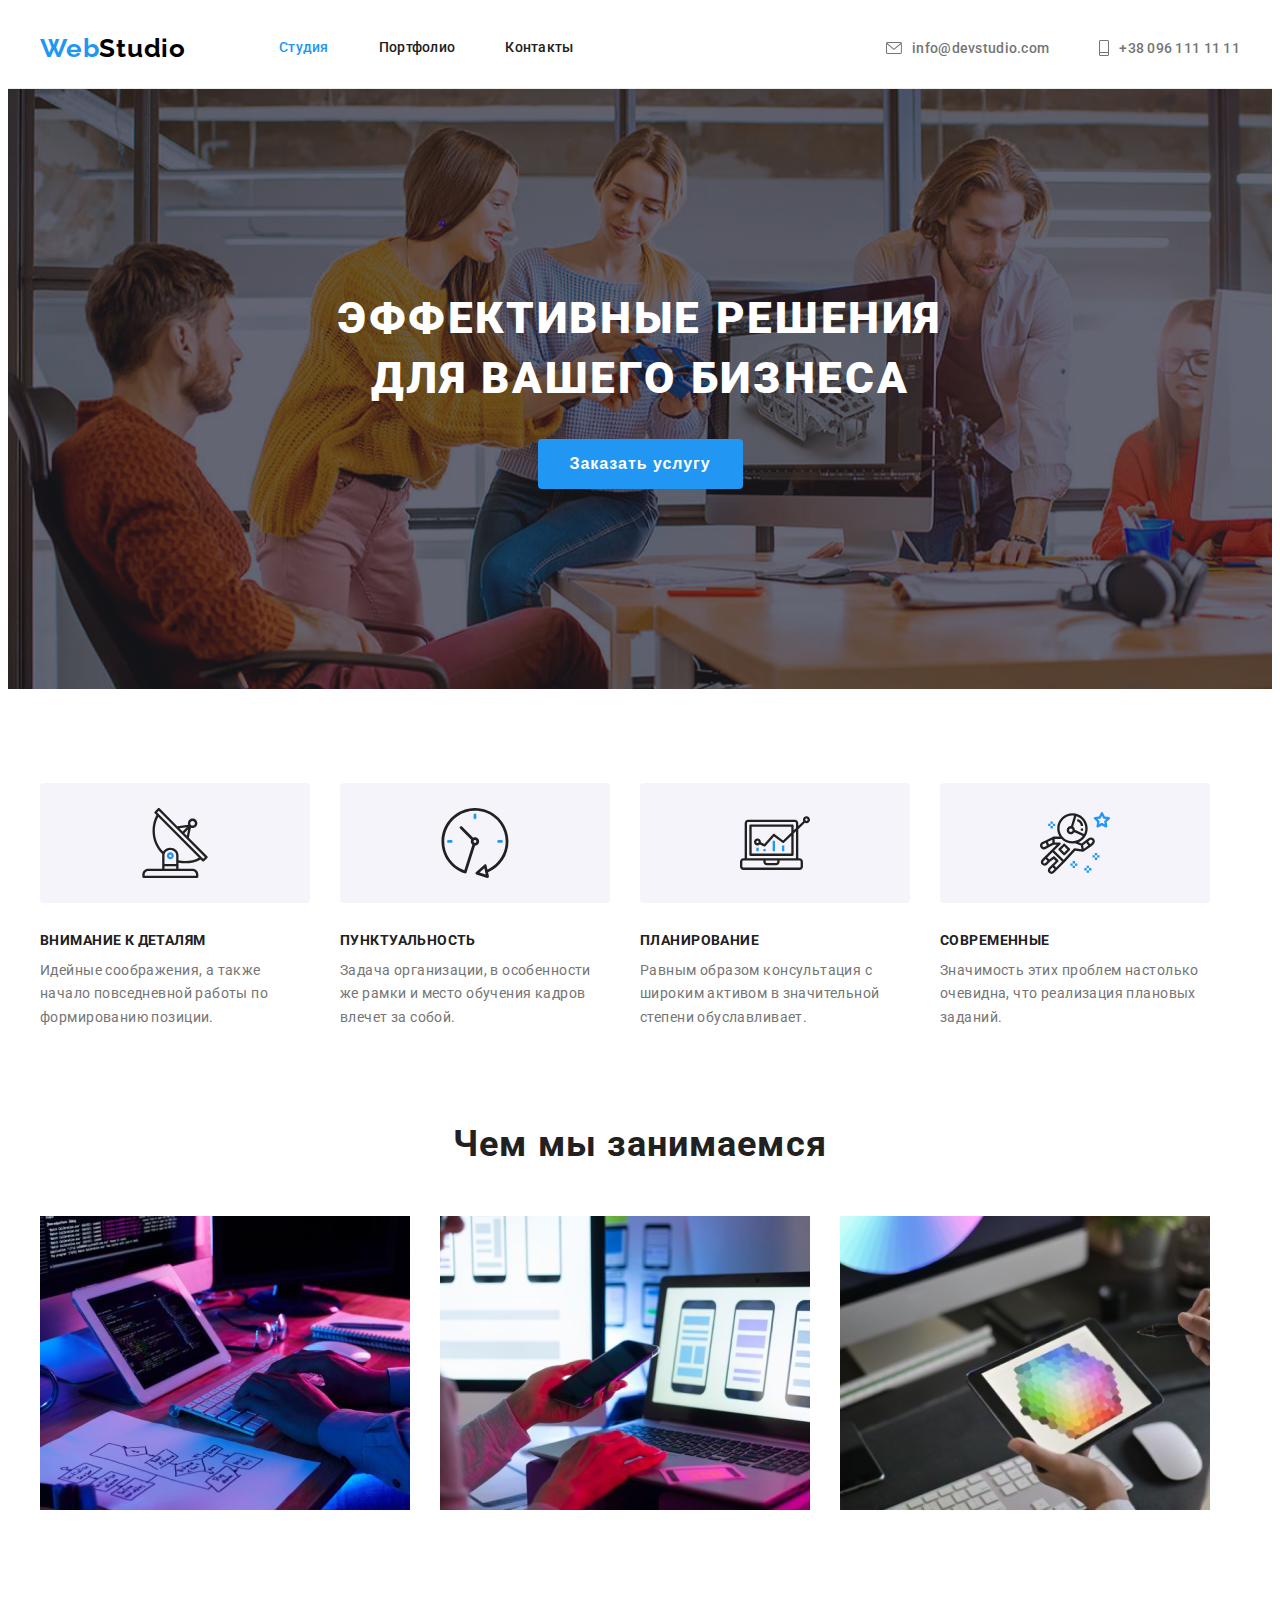
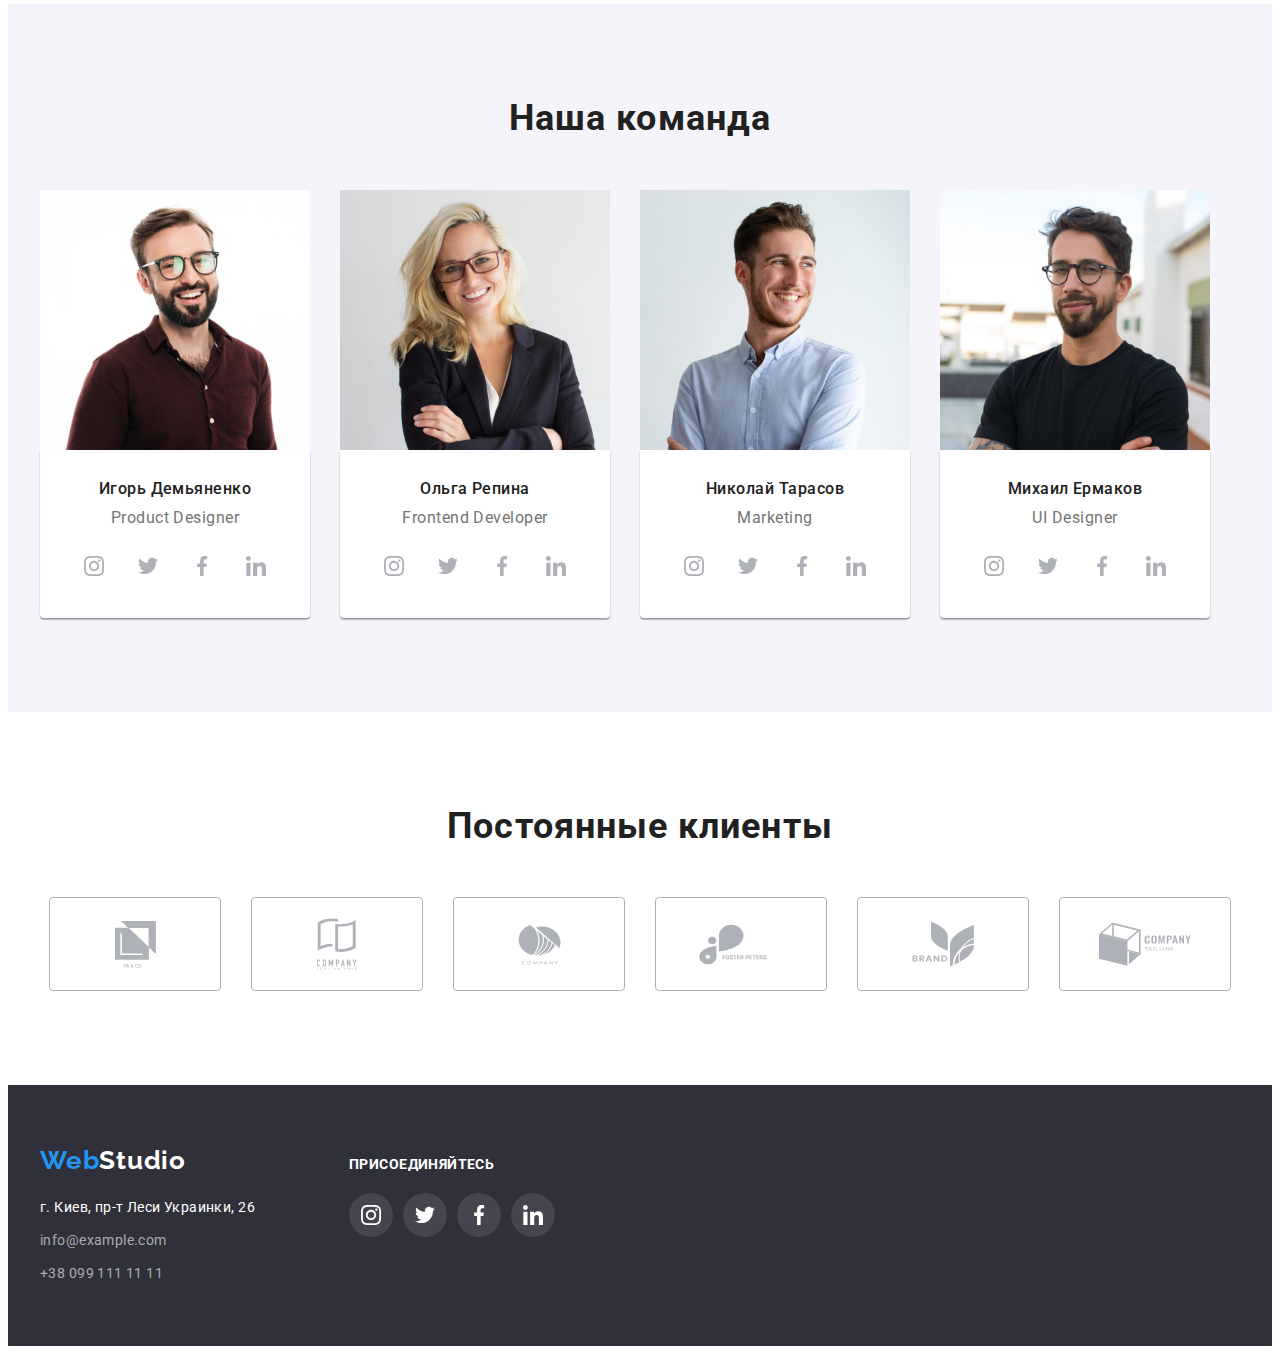
<file: index.html>
<!DOCTYPE html>
<html lang="ru">

<head>
    <meta charset="UTF-8">
    <meta http-equiv="X-UA-Compatible" content="IE=edge">
    <meta name="viewport" content="width=device-width, initial-scale=1.0">
    <title>Студия</title>
    <link rel="preconnect" href="https://fonts.gstatic.com">
    <link href="https://fonts.googleapis.com/css2?family=Raleway:wght@700&family=Roboto:wght@400;500;700;900&display=swap" rel="stylesheet">
    <link rel="stylesheet" href="https://cdnjs.cloudflare.com/ajax/libs/modern-normalize/0.2.0/modern-normalize.min.css" integrity="sha512-sqIVMkf5f8XGYI/UZYGs7wODxlUeoj9JknataPfUwtvrSKWMHrMXGZ7Evb6nabFYJQG15vFFyALe6r0nWCD1Ug==" crossorigin="anonymous" />
    <link rel="stylesheet" href="./css/style.css">
</head>

<body>
    <!-- HEADER -->
    <header class="header">
        <div class="container page-header">
            <nav class="navigation">
                <a class="logo link" lang="en" href="./index.html"> <span class="logo-part">Web</span>Studio</a>
                <ul class="list-nav list">
                    <li class="nav-item">
                        <a class="site-nav-link link active" href="./index.html">Студия</a>
                    </li>
                    <li class="nav-item">
                        <a class="site-nav-link link" href="./portfolio.html">Портфолио</a>
                    </li>
                    <li class="nav-item">
                        <a class="site-nav-link link" href="#">Контакты</a>
                    </li>
                </ul>
            </nav>

            <ul class="auth-nav list" >
                <li class="auth-nav-item">
                    <a class="auth-nav-item-link link" href="mailto:info@devstudio.com">
                        <svg class="auth-nav-svg" width="16" height="12">
                            <use href="./images/svg-image/icons.svg#icon-envelope"></use>
                        </svg>
                        <span>info@devstudio.com</span>
                    </a>
                </li>
                <li class="auth-nav-item">
                    <a class="auth-nav-item-link link" href="tel:+380961111111">
                        <svg class="auth-nav-svg" width="10" height="16">
                            <use href="./images/svg-image/icons.svg#icon-vector"></use>
                        </svg>
                        <span>+38 096 111 11 11</span>
                    </a>
                </li>
            </ul>
        </div>
    </header>

    <main>
        <!-- HERO -->
        <section class="hero">
            <div class="hero-container container">
                <h1 class="head-title">
                    Эффективные решения <br>для вашего бизнеса
                </h1>
                <button class="modal-btn" type="button">Заказать услугу</button>
            </div>
        </section>

        <!-- SECTION 1 -->
        <section class="features section">
            <div class="container">
                <h2 hidden>Особенности</h2>
                <ul class="features-list list">
                    <li class="features-list-item">
                        <div class="features-svg">
                            <svg class="features-svg-icon" width="70" height="70">
                                <use href="./images/svg-image/icons.svg#icon-antenna"></use>
                            </svg>
                        </div>
                        <h3 class="features-subtitle">Внимание к деталям</h3>
                        <p class="description">Идейные соображения, а также начало повседневной работы по формированию позиции.</p>
                    </li>

                    <li class="features-list-item">
                        <div class="features-svg">
                            <svg class="features-svg-icon" width="70" height="70">
                                <use href="./images/svg-image/icons.svg#icon-clock"></use>
                            </svg>
                        </div>
                        <h3 class="features-subtitle">Пунктуальность</h3>
                        <p class="description">Задача организации, в особенности же рамки и место обучения кадров влечет за собой.</p>
                    </li>

                    <li class="features-list-item">
                        <div class="features-svg">
                            <svg class="features-svg-icon" width="70" height="70">
                                <use href="./images/svg-image/icons.svg#icon-diagram"></use>
                            </svg>
                        </div>
                        <h3 class="features-subtitle">Планирование</h3>
                        <p class="description">Равным образом консультация с широким активом в значительной степени обуславливает.</p>
                    </li>

                    <li class="features-list-item">
                        <div class="features-svg">
                            <svg class="features-svg-icon" width="70" height="70">
                                <use href="./images/svg-image/icons.svg#icon-astronaut"></use>
                            </svg>
                        </div>
                        <h3 class="features-subtitle">Современные</h3>
                        <p class="description">Значимость этих проблем настолько очевидна, что реализация плановых заданий.</p>
                    </li>
                </ul>
            </div>
        </section>

        <!-- SECTION 2 -->
        <section class="about">
            <div class="container">
                <h2 class="title">Чем мы занимаемся</h2>
                <ul class="about-list list">
                    <li class="about-list-item">
                        <img class="about-list-img" src="./images/job/img.jpg" alt="десктопные устройства" width="370" height="294">
                    </li>
                    <li class="about-list-item">
                        <img class="about-list-img" src="./images/job/img-1.jpg" alt="мобильное устройство" width="370" height="294">
                    </li>
                    <li class="about-list-item">
                        <img class="about-list-img" src="./images/job/img-2.jpg" alt="усторойство с гаммой цветов" width="370" height="294">
                    </li>
                </ul>
            </div>
        </section>

        <!-- SECTION 3 -->
        <section class="team section">
            <div class="container">
                <h2 class="title">Наша команда</h2>
                <ul class="team-list list">
                    <li class="team-list-item">
                        <img class="team-list-img" src="./images/teams/igor.jpg" alt="член нашей команды" width="270" height="260">
                        <div class="team-list-content">
                            <h3 class="team-subtitle">Игорь Демьяненко</h3>
                            <p class="team-description" lang="en">Product Designer</p>
                            <ul class="social-list list">
                                <li class="social-list-item">
                                    <a class="social-list-link link" href="#">
                                        <svg class="social-list-icon">
                                            <use href="./images/svg-image/icons.svg#icon-instagram"></use>
                                        </svg>
                                    </a>
                                </li>
                                <li class="social-list-item">
                                    <a class="social-list-link link" href="#">
                                        <svg class="social-list-icon">
                                            <use href="./images/svg-image/icons.svg#icon-twitter"></use>
                                        </svg>
                                    </a>
                                </li>
                                <li class="social-list-item">
                                    <a class="social-list-link link" href="#">
                                        <svg class="social-list-icon">
                                            <use href="./images/svg-image/icons.svg#icon-facebook"></use>
                                        </svg>
                                    </a>
                                </li>
                                <li class="social-list-item">
                                    <a class="social-list-link link" href="#">
                                        <svg class="social-list-icon">
                                            <use href="./images/svg-image/icons.svg#icon-linkedin"></use>
                                        </svg>
                                    </a>
                                </li>
                            </ul>
                        </div>
                    </li>
                    <li class="team-list-item">
                        <img class="team-list-img" src="./images/teams/olga.jpg" alt="член нашей команды" width="270" height="260">
                        <div class="team-list-content">
                            <h3 class="team-subtitle">Ольга Репина</h3>
                            <p class="team-description" lang="en">Frontend Developer</p>
                            <ul class="social-list list">
                                <li class="social-list-item">
                                    <a class="social-list-link link" href="#">
                                        <svg class="social-list-icon">
                                            <use href="./images/svg-image/icons.svg#icon-instagram"></use>
                                        </svg>
                                    </a>
                                </li>
                                <li class="social-list-item">
                                    <a class="social-list-link link" href="#">
                                        <svg class="social-list-icon">
                                            <use href="./images/svg-image/icons.svg#icon-twitter"></use>
                                        </svg>
                                    </a>
                                </li>
                                <li class="social-list-item">
                                    <a class="social-list-link link" href="#">
                                        <svg class="social-list-icon">
                                            <use href="./images/svg-image/icons.svg#icon-facebook"></use>
                                        </svg>
                                    </a>
                                </li>
                                <li class="social-list-item">
                                    <a class="social-list-link link" href="#">
                                        <svg class="social-list-icon">
                                            <use href="./images/svg-image/icons.svg#icon-linkedin"></use>
                                        </svg>
                                    </a>
                                </li>
                            </ul>
                        </div>
                    </li>
                    <li class="team-list-item">
                        <img class="team-list-img" src="./images/teams/nikolay.jpg" alt="член нашей команды" width="270" height="260">
                        <div class="team-list-content">
                            <h3 class="team-subtitle">Николай Тарасов</h3>
                            <p class="team-description" lang="en">Marketing</p>
                            <ul class="social-list list">
                                <li class="social-list-item">
                                    <a class="social-list-link link" href="#">
                                        <svg class="social-list-icon">
                                            <use href="./images/svg-image/icons.svg#icon-instagram"></use>
                                        </svg>
                                    </a>
                                </li>
                                <li class="social-list-item">
                                    <a class="social-list-link link" href="#">
                                        <svg class="social-list-icon">
                                            <use href="./images/svg-image/icons.svg#icon-twitter"></use>
                                        </svg>
                                    </a>
                                </li>
                                <li class="social-list-item">
                                    <a class="social-list-link link" href="#">
                                        <svg class="social-list-icon">
                                            <use href="./images/svg-image/icons.svg#icon-facebook"></use>
                                        </svg>
                                    </a>
                                </li>
                                <li class="social-list-item">
                                    <a class="social-list-link link" href="#">
                                        <svg class="social-list-icon">
                                            <use href="./images/svg-image/icons.svg#icon-linkedin"></use>
                                        </svg>
                                    </a>
                                </li>
                            </ul>
                        </div>
                    </li>
                    <li class="team-list-item">
                        <img class="team-list-img" src="./images/teams/mihail.jpg" alt="член нашей команды" width="270" height="260">
                        <div class="team-list-content">   
                            <h3 class="team-subtitle">Михаил Ермаков</h3>
                            <p class="team-description" lang="en">UI Designer</p>
                            <ul class="social-list list">
                                <li class="social-list-item">
                                    <a class="social-list-link link" href="#">
                                        <svg class="social-list-icon">
                                            <use href="./images/svg-image/icons.svg#icon-instagram"></use>
                                        </svg>
                                    </a>
                                </li>
                                <li class="social-list-item">
                                    <a class="social-list-link link" href="#">
                                        <svg class="social-list-icon">
                                            <use href="./images/svg-image/icons.svg#icon-twitter"></use>
                                        </svg>
                                    </a>
                                </li>
                                <li class="social-list-item">
                                    <a class="social-list-link link" href="#">
                                        <svg class="social-list-icon">
                                            <use href="./images/svg-image/icons.svg#icon-facebook"></use>
                                        </svg>
                                    </a>
                                </li>
                                <li class="social-list-item">
                                    <a class="social-list-link link" href="#">
                                        <svg class="social-list-icon">
                                            <use href="./images/svg-image/icons.svg#icon-linkedin"></use>
                                        </svg>
                                    </a>
                                </li>
                            </ul>
                        </div>
                    </li>
                </ul>
            </div>
        </section>

        <!-- SECTION 4-->
        <section class="clients container section">
            <h2 class="title">Постоянные клиенты</h2>
            <ul class="clients-list list">
                <li class="clients-list-item">
                    <a class="clients-list-link link" href="">
                        <svg class="clients-list-svg" width="41" height="47">
                            <use href="./images/svg-image/icons.svg#icon-group"></use>
                        </svg>
                    </a>
                </li>

                <li class="clients-list-item">
                    <a class="clients-list-link link" href="">
                        <svg class="clients-list-svg" width="40" height="52">
                            <use href="./images/svg-image/icons.svg#icon-group-1"></use>
                        </svg>
                    </a>
                </li>

                <li class="clients-list-item">
                    <a class="clients-list-link link" href="">
                        <svg class="clients-list-svg" width="43" height="41">
                            <use href="./images/svg-image/icons.svg#icon-group-2"></use>
                        </svg>
                    </a>
                </li>

                <li class="clients-list-item">
                    <a class="clients-list-link link" href="">
                        <svg class="clients-list-svg" width="84" height="41">
                            <use href="./images/svg-image/icons.svg#icon-group-3"></use>
                        </svg>
                    </a>
                </li>

                <li class="clients-list-item">
                    <a class="clients-list-link link" href="">
                        <svg class="clients-list-svg" width="63" height="46">
                            <use href="./images/svg-image/icons.svg#icon-group-4"></use>
                        </svg>
                    </a>
                </li>

                <li class="clients-list-item">
                    <a class="clients-list-link link" href="">
                        <svg class="clients-list-svg" width="94" height="44">
                            <use href="./images/svg-image/icons.svg#icon-group-5"></use>
                        </svg>
                    </a>
                </li>
            </ul>
        </section>
    </main>

    <!-- FOOTER -->
    <footer class="footer">
        <div class="footer-container container">
            <div class="left-part">
                <a class="logo link" lang="en" href="./index.html"><span class="logo-part">Web</span>Studio</a>
                <address class="head-address" >
                    <ul class="address-list list">
                        <li class="address-list-item">
                            <a class="map-link link" href="https://goo.gl/maps/u1v6NZFveLFgmQ5e6" target="_blank" rel="noopener noreferrer">г. Киев, пр-т Леси Украинки, 26</a>
                        </li>
                        <li class="address-list-item">
                            <a class="address-link link" href="mailto:info@example.com">info@example.com</a>
                        </li>
                        <li class="address-list-item">
                            <a class="address-link link" href="tel:+380991111111">+38 099 111 11 11</a>
                        </li>
                    </ul>
                </address>
            </div>

            <div class="average-part">
                <p class="join">присоединяйтесь</p>
                <ul class="general-social-list list">
                    <li class="general-social-list-item">
                        <a class="general-social-list-link" href="#">
                            <svg class="general-social-list-svg">
                                <use href="./images/svg-image/icons.svg#icon-instagram"></use>
                            </svg>
                        </a>
                    </li>
                    <li class="general-social-list-item">
                        <a class="general-social-list-link" href="#">
                            <svg class="general-social-list-svg">
                                <use href="./images/svg-image/icons.svg#icon-twitter"></use>
                            </svg>
                        </a>
                    </li>
                    <li class="general-social-list-item">
                        <a class="general-social-list-link" href="#">
                            <svg class="general-social-list-svg">
                                <use href="./images/svg-image/icons.svg#icon-facebook"></use>
                            </svg>
                        </a>
                    </li>
                    <li class="general-social-list-item">
                        <a class="general-social-list-link" href="#">
                            <svg class="general-social-list-svg">
                                <use href="./images/svg-image/icons.svg#icon-linkedin"></use>
                            </svg>
                        </a>
                    </li>
                </ul>
            </div>
        </div>
    </footer>
</body>

</html>
</file>
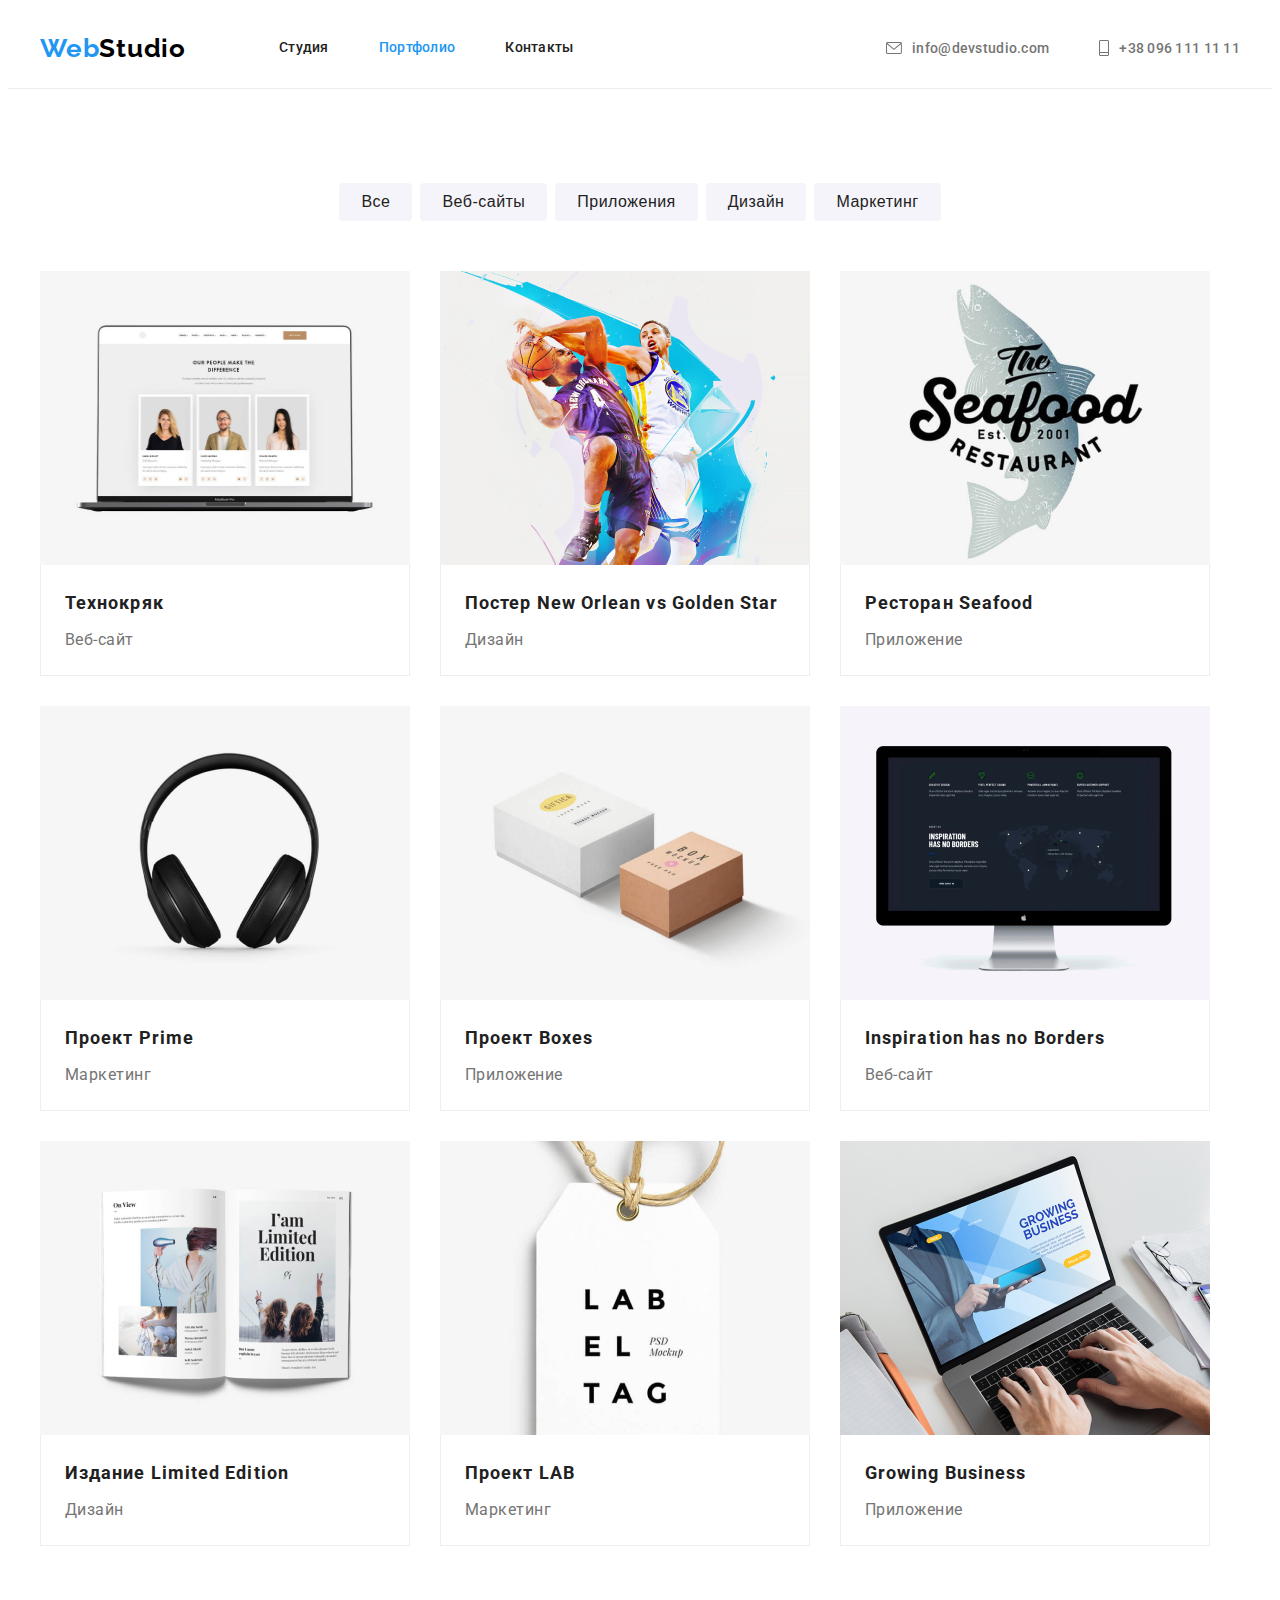
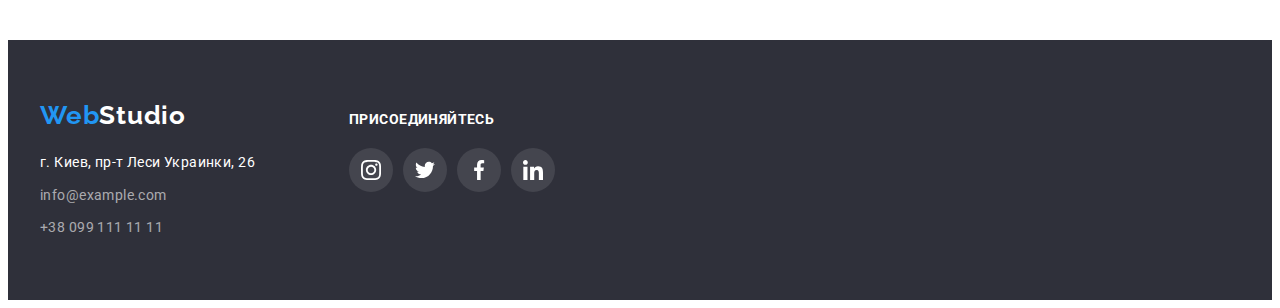
<file: portfolio.html>
<!DOCTYPE html>
<html lang="ru">
<head>
    <meta charset="UTF-8">
    <meta http-equiv="X-UA-Compatible" content="IE=edge">
    <meta name="viewport" content="width=device-width, initial-scale=1.0">
    <title>Портфолио</title>
    <link rel="preconnect" href="https://fonts.gstatic.com">
    <link href="https://fonts.googleapis.com/css2?family=Raleway:wght@700&family=Roboto:wght@400;500;700;900&display=swap" rel="stylesheet">
    <link rel="stylesheet" href="https://cdnjs.cloudflare.com/ajax/libs/modern-normalize/0.2.0/modern-normalize.min.css" integrity="sha512-sqIVMkf5f8XGYI/UZYGs7wODxlUeoj9JknataPfUwtvrSKWMHrMXGZ7Evb6nabFYJQG15vFFyALe6r0nWCD1Ug==" crossorigin="anonymous" />
    <link rel="stylesheet" href="./css/style.css">
</head>

<body>
    <!-- HEADER -->
    <header class="header">
        <div class="container page-header">
            <nav class="navigation">
                <a class="logo link" lang="en" href="./index.html"> <span class="logo-part">Web</span>Studio</a>
                <ul class="list-nav list">
                    <li class="nav-item">
                        <a class="site-nav-link link" href="./index.html">Студия</a>
                    </li>
                    <li class="nav-item">
                        <a class="site-nav-link link active" href="./portfolio.html">Портфолио</a>
                    </li>
                    <li class="nav-item">
                        <a class="site-nav-link link" href="#">Контакты</a>
                    </li>
                </ul>
            </nav>

            <ul class="auth-nav list" >
                <li class="auth-nav-item">
                    <a class="auth-nav-item-link link" href="mailto:info@devstudio.com">
                        <svg class="auth-nav-svg" width="16" height="12">
                            <use href="./images/svg-image/icons.svg#icon-envelope"></use>
                        </svg>
                        <span>info@devstudio.com</span>
                    </a>
                </li>
                <li class="auth-nav-item">
                    <a class="auth-nav-item-link link" href="tel:+380961111111">
                        <svg class="auth-nav-svg" width="10" height="16">
                            <use href="./images/svg-image/icons.svg#icon-vector"></use>
                        </svg>
                        <span>+38 096 111 11 11</span>
                    </a>
                </li>
            </ul>
        </div>
    </header>

    <main>
        <!-- PORTFOLIO PAGE -->
        <section class="exemples section">
            <div class="container">
                <h2 hidden>Примеры работ</h2>
                <ul class="filters-list list">
                    <li class="filters-list-item">
                        <button class="btn" type="button">Все</button>
                    </li>
                    <li class="filters-list-item">
                        <button class="btn" type="button">Веб-сайты</button>
                    </li>
                    <li class="filters-list-item">
                        <button class="btn" type="button">Приложения</button>
                    </li>
                    <li class="filters-list-item">
                        <button class="btn" type="button">Дизайн</button>
                    </li>
                    <li class="filters-list-item">
                        <button class="btn" type="button">Маркетинг</button>
                    </li>
                </ul>

                <ul class="exemples-list list">
                    <li class="exemples-list-item">
                        <a class="exemples-list-link link" href="#">
                            <img class="exemples-list-img" src="./images/exemples/img.jpg" alt="ноутбук с открытым веб-сайтом" width="370" height="294">
                            <div class="exemples-item-container">
                                <h3 class="title-exemple">Технокряк</h3>
                                <p class="description-exemple">Веб-сайт</p>
                            </div>
                        </a>
                    </li>

                    <li class="exemples-list-item">
                        <a class="exemples-list-link link" href="#">
                            <img class="exemples-list-img" src="./images/exemples/img-1.jpg" alt="два баскетболиста в процессе игры" width="370" height="294">
                            <div class="exemples-item-container">
                                <h3 class="title-exemple" lang="en" >Постер New Orlean vs Golden Star</h3>
                                <p class="description-exemple">Дизайн</p>
                            </div>
                        </a>
                    </li>

                    <li class="exemples-list-item">
                        <a class="exemples-list-link link" href="#">
                            <img class="exemples-list-img" src="./images/exemples/img-2.jpg" alt="логотип ресторана с названием" width="370" height="294">
                            <div class="exemples-item-container">
                                <h3 class="title-exemple">Ресторан Seafood</h3>
                                <p class="description-exemple">Приложение</p>
                            </div>
                        </a>
                        
                    </li>

                    <li class="exemples-list-item">
                        <a class="exemples-list-link link" href="#">
                            <img class="exemples-list-img" src="./images/exemples/img-3.jpg" alt="наушники" width="370" height="294">
                            <div class="exemples-item-container">
                                <h3 class="title-exemple">Проект Prime</h3>
                                <p class="description-exemple">Маркетинг</p>
                            </div>
                        </a>
                    </li>

                    <li class="exemples-list-item">
                        <a class="exemples-list-link link" href="#">
                            <img class="exemples-list-img" src="./images/exemples/img-4.jpg" alt="две коробки" width="370" height="294">
                            <div class="exemples-item-container">
                                <h3 class="title-exemple">Проект Boxes</h3>
                                <p class="description-exemple">Приложение</p>
                            </div>
                        </a>
                    </li>

                    <li class="exemples-list-item">
                        <a class="exemples-list-link link" href="#">
                            <img class="exemples-list-img" src="./images/exemples/img-5.jpg" alt="монитор с открытым веб-сайтом" width="370" height="294">
                            <div class="exemples-item-container">
                                <h3 class="title-exemple" lang="en">Inspiration has no Borders</h3>
                                <p class="description-exemple">Веб-сайт</p>
                            </div>
                        </a>
                    </li>

                    <li class="exemples-list-item">
                        <a class="exemples-list-link link" href="#">
                            <img class="exemples-list-img" src="./images/exemples/img-6.jpg" alt="открытый журнал" width="370" height="294">
                            <div class="exemples-item-container">
                                <h3 class="title-exemple" lang="en">Издание Limited Edition</h3>
                                <p class="description-exemple">Дизайн</p>
                            </div>
                        </a>
                    </li>

                    <li class="exemples-list-item">
                        <a class="exemples-list-link link" href="#">
                            <img class="exemples-list-img" src="./images/exemples/img-7.jpg" alt="ярлык с названием компании" width="370" height="294">
                            <div class="exemples-item-container">
                                <h3 class="title-exemple">Проект LAB</h3>
                                <p class="description-exemple">Маркетинг</p>
                            </div>
                        </a>
                    </li>

                    <li class="exemples-list-item">
                        <a class="exemples-list-link link" href="#">
                            <img class="exemples-list-img" src="./images/exemples/img-8.jpg" alt="ноутбук с открытым приложением" width="370" height="294">
                            <div class="exemples-item-container">
                                <h3 class="title-exemple" lang="en">Growing Business</h3>
                                <p class="description-exemple">Приложение</p>
                            </div>
                        </a>
                    </li>
                </ul>
        </div>
        </section>
    </main>

    <!-- FOOTER -->
    <footer class="footer">
        <div class="footer-container container">
            <div class="left-part">
                <a class="logo link" lang="en" href="./index.html"><span class="logo-part">Web</span>Studio</a>
                <address class="head-address" >
                    <ul class="address-list list">
                        <li class="address-list-item">
                            <a class="map-link link" href="https://goo.gl/maps/u1v6NZFveLFgmQ5e6" target="_blank" rel="noopener noreferrer">г. Киев, пр-т Леси Украинки, 26</a>
                        </li>
                        <li class="address-list-item">
                            <a class="address-link link" href="mailto:info@example.com">info@example.com</a>
                        </li>
                        <li class="address-list-item">
                            <a class="address-link link" href="tel:+380991111111">+38 099 111 11 11</a>
                        </li>
                    </ul>
                </address>
            </div>

            <div class="average-part">
                <p class="join">присоединяйтесь</p>
                <ul class="general-social-list list">
                    <li class="general-social-list-item">
                        <a class="general-social-list-link" href="#">
                            <svg class="general-social-list-svg">
                                <use href="./images/svg-image/icons.svg#icon-instagram"></use>
                            </svg>
                        </a>
                    </li>
                    <li class="general-social-list-item">
                        <a class="general-social-list-link" href="#">
                            <svg class="general-social-list-svg">
                                <use href="./images/svg-image/icons.svg#icon-twitter"></use>
                            </svg>
                        </a>
                    </li>
                    <li class="general-social-list-item">
                        <a class="general-social-list-link" href="#">
                            <svg class="general-social-list-svg">
                                <use href="./images/svg-image/icons.svg#icon-facebook"></use>
                            </svg>
                        </a>
                    </li>
                    <li class="general-social-list-item">
                        <a class="general-social-list-link" href="#">
                            <svg class="general-social-list-svg">
                                <use href="./images/svg-image/icons.svg#icon-linkedin"></use>
                            </svg>
                        </a>
                    </li>
                </ul>
            </div>
        </div>
    </footer>
</body>
</html>
</file>
<file: css/style.css>
:root {
    --main-font: 'Roboto', sans-serif;
    --secondary-font: 'Raleway', sans-serif;
    --primary-text-color: #757575;
    --title-text-color: #212121;
    --accent-color: #2196F3;
}

body {
    font-family: var(--main-font);
    color: var(--primary-text-color);
}

h1,
h2,
h3,
h4,
h5,
h6,
p {
    margin: 0;
}

img {
    display: block;
}

.link {
    text-decoration: none;
}

.list {
    padding: 0;
    margin: 0;
    list-style: none;
}

.section {
    padding-top: 94px;
    padding-bottom: 94px;
}

.container {
    width: 1200px;
    padding-left: 15px;
    padding-right: 15px;
    margin-left: auto;
    margin-right: auto;
}

/* COMPONENTS */

.title {
    margin-bottom: 50px;

    font-size: 36px;
    line-height: 1.16;
    text-align: center;
    letter-spacing: 0.03em;
    color: var(--title-text-color);
}

/* END COMPONENTS */

/* HEADER */

.header {
    border-bottom: 1px solid #ECECEC;
    background-color: #FFFFFF;
}

.page-header,
.list-nav {
    display: flex;
}

.navigation {
    display: flex;
    align-items: center;
}

.auth-nav {
    display: flex;
    margin-left: auto;
}

.nav-item:not(:last-child) {
    margin-right: 50px;
}

.logo {
    display: block;
    margin-right: 93px;

    font-family: var(--secondary-font);
    font-weight: 700;
    font-size: 26px;
    line-height: 1.19;
    letter-spacing: 0.03em;
    color: #000000;
}

.logo-part {
    color: var(--accent-color);
}

.site-nav-link {
    display: block;
    padding: 32px 0;

    font-weight: 500;
    font-size: 14px;
    line-height: 1.14;
    letter-spacing: 0.02em;
    color: #212121;
}

.auth-nav-item:not(:last-child) {
    margin-right: 50px;
}

.site-nav-link:hover,
.site-nav-link:focus {
    color: var(--accent-color);
}

.auth-nav-item-link {
    display: flex;
    align-items: center;
    padding: 32px 0;

    font-weight: 500;
    font-size: 14px;
    line-height: 16px;
    letter-spacing: 0.02em;
    color: var(--primary-text-color);
}

.auth-nav-item-link:hover,
.auth-nav-item-link:focus {
    color: var(--accent-color);
}

.auth-nav-svg {
    fill: currentColor;
    margin-right: 10px;
}

.auth-nav-item-link:hover .auth-nav-svg,
.auth-nav-item-link:focus .auth-nav-svg {
    fill: var(--accent-color);
}

.active {
    color: var(--accent-color);
}

/* END HEADER */

/* HERO */

.hero {
    background-color: #C4C4C4;
    background-image: linear-gradient(rgba(47, 48, 58, 0.4), rgba(47, 48, 58, 0.4)), url(../images/hero/bg-image.jpg);
    background-size: cover;

    margin-right: auto;
    margin-left: auto;
    max-width: 1600px;
    padding-top: 200px;
    padding-bottom: 200px;
    text-align: center;
}

.head-title {
    margin-top: 0;
    margin-bottom: 30px;

    font-weight: 900;
    font-size: 44px;
    line-height: 1.36;
    letter-spacing: 0.06em;
    text-transform: uppercase;
    color: #FFFFFF;
}

.modal-btn {
    min-width: 200px;
    padding: 10px 32px;
    border-radius: 4px;
    border-style: none;

    font-weight: 700;
    font-size: 16px;
    line-height: 1.87;
    letter-spacing: 0.06em;
    background-color: var(--accent-color);
    color: #FFFFFF;
    cursor: pointer;
}

/* END HERO */

/* SECTION 1  */

.features-list {
    display: flex;
}

.features-list-item {
    width: 270px;
}

.features-list-item:not(:last-child) {
    margin-right: 30px;
}

.features-svg {
    display: flex;
    justify-content: center;
    align-items: center;
    width: 270px;
    height: 120px;
    margin-bottom: 30px;
    border-radius: 4px;

    background-color: #F5F4FA;
}

.features-subtitle {
    margin-bottom: 10px;

    font-size: 14px;
    line-height: 1.14;
    letter-spacing: 0.03em;
    text-transform: uppercase;
    color: var(--title-text-color);
}

.description {
    font-size: 14px;
    line-height: 1.71;
    letter-spacing: 0.03em;
}

/* END SECTION 1  */

/* SECTION 2 */

.about {
    padding-bottom: 94px;
}

.about-list {
    display: flex;
}

.about-list-item:not(:last-child) {
    margin-right: 30px;
}

/* END SECTION 2 */

/* SECTION 3 */

.team {
    background-color: #F5F4FA;
}

.team-list {
    display: flex;
    margin-top: -30px;
    margin-left: -30px;

}

.team-list-item {
    margin-top: 30px;
    margin-left: 30px;
}

.team-list-content {
    padding: 30px 32px;

    background: #FFFFFF;
    box-shadow: 0px 1px 3px rgba(0, 0, 0, 0.12), 0px 1px 1px rgba(0, 0, 0, 0.14), 0px 2px 1px rgba(0, 0, 0, 0.2);
    border-radius: 0px 0px 4px 4px;
}

.team-subtitle {
    margin-bottom: 10px;

    font-weight: 500;
    font-size: 16px;
    line-height: 1.18;
    text-align: center;
    letter-spacing: 0.03em;
    color: var(--title-text-color); 
}

.team-description {
    font-size: 16px;
    line-height: 1.18;
    text-align: center;
    letter-spacing: 0.03em;
    margin-bottom: 16px;
}

.social-list {
    display: flex;
    justify-content: space-between;
}

.social-list-link {
    display: flex;
    justify-content: center;
    align-items: center;
    border-radius: 50%;
    width: 44px;
    height: 44px;
}

.social-list-link:hover,
.social-list-link:focus {
    background-color: var(--accent-color);
}

.social-list-icon {
    width: 20px;
    height: 20px;
    fill: #afb1b8;
}

.social-list-link:hover .social-list-icon,
.social-list-link:focus .social-list-icon {
    fill: #FFFFFF;
} 

/* END SECTION 3*/

/* SECTION 4*/

.clients-list {
    display: flex;
    justify-content: center;
}

.clients-list-link {
    display: flex;
    justify-content: center;
    align-items: center;
    width: 170px;
    height: 92px;
    border: 1px solid #AFB1B8;
    border-radius: 4px;
}

.clients-list-link:hover,
.clients-list-link:focus {
    border: 1px solid var(--accent-color);
}

.clients-list-item:not(:last-child) {
    margin-right: 30px;
}

.clients-list-svg {
    fill: #afb1b8;
}

.clients-list-link:hover .clients-list-svg,
.clients-list-link:focus .clients-list-svg {
    fill: var(--accent-color);
} 

/* END SECTION 4*/

/* PORTFOLIO PAGE */

.filters-list {
    display: flex;
    margin-bottom: 50px;
    justify-content: center;
}

.filters-list-item:not(:last-child) {
    margin-right: 8px;
}

.btn {
    padding: 6px 22px;
    border-radius: 4px;
    border-style: none;

    background-color: #F5F4FA;
    font-weight: 500;
    font-size: 16px;
    line-height: 1.62;
    text-align: center;
    letter-spacing: 0.03em;
    color: #212121;
    cursor: pointer;
}

.btn:hover,
.btn:focus {
    background-color: var(--accent-color);
    color: #FFFFFF;
    box-shadow: 0px 3px 1px rgba(0, 0, 0, 0.1), 0px 1px 2px rgba(0, 0, 0, 0.08), 0px 2px 2px rgba(0, 0, 0, 0.12);
}

.exemples-list {
    display: flex;
    flex-wrap: wrap;
    margin-top: -30px;
    margin-left: -30px;
}

.exemples-list-item {
    margin-top: 30px;
    margin-left: 30px;
}

.exemples-list-item:nth-last-child(-n+3) {
    margin-bottom: 0;
}

.exemples-list-item:nth-child(3n) {
    margin-right: 0;
}

.exemples-item-container {
    border: 1px solid #EEEEEE;
    border-top: 0;
    padding: 20px 24px;
}

.title-exemple {
    margin-bottom: 4px;
    
    font-size: 18px;
    line-height: 2;
    letter-spacing: 0.06em;
    color: var(--title-text-color);
}

.description-exemple {
    color: var(--primary-text-color);
    font-size: 16px;
    line-height: 1.87;
    letter-spacing: 0.03em;
}

.exemples-list-link {
    display: block;
}

.exemples-list-link:hover,
.exemples-list-link:focus {
    box-shadow: 0px 1px 1px rgba(0, 0, 0, 0.12), 0px 4px 4px rgba(0, 0, 0, 0.06), 1px 4px 6px rgba(0, 0, 0, 0.16);
} 

/* END PORTFOLIO PAGE */

/* FOOTER */

.footer {
    background-color: #2F303A;
    padding-top: 60px;
    padding-bottom: 60px;
}

.footer-container {
    display: flex;
    align-items: baseline;
}

.left-part {
    margin-right: 70px;
}

footer .logo {
    margin-bottom: 20px;
    
    color: #FFFFFF;
}

.head-address {
    font-style: normal;
}

.address-list-item:not(:last-child) {
    margin-bottom: 9px;
}

.map-link {
    font-weight: 400;
    font-size: 14px;
    line-height: 1.71;
    letter-spacing: 0.03em;
    color: #FFFFFF;
}

.address-link {
    font-weight: 400;
    font-size: 14px;
    line-height: 1.71;
    letter-spacing: 0.03em;
    color: rgba(255, 255, 255, 0.6);
}

.join {
    font-weight: 700;
    font-size: 14px;
    line-height: 1.14;
    letter-spacing: 0.03em;
    text-transform: uppercase;
    color: #FFFFFF;
    margin-bottom: 20px;
}

.general-social-list {
    display: flex;
    justify-content: center;
}

.general-social-list-item:not(:last-child) {
    margin-right: 10px;
}

.general-social-list-link {
    display: flex;
    justify-content: center;
    align-items: center;
    width: 44px;
    height: 44px;
    background: rgba(255, 255, 255, 0.1);
    border-radius: 50%;
}

.general-social-list-svg {
    width: 20px;
    height: 20px;
    fill: #fff; 
}

.general-social-list-link:hover,
.general-social-list-link:focus {
    background-color: var(--accent-color);
}
/* END FOOTER */
</file>
